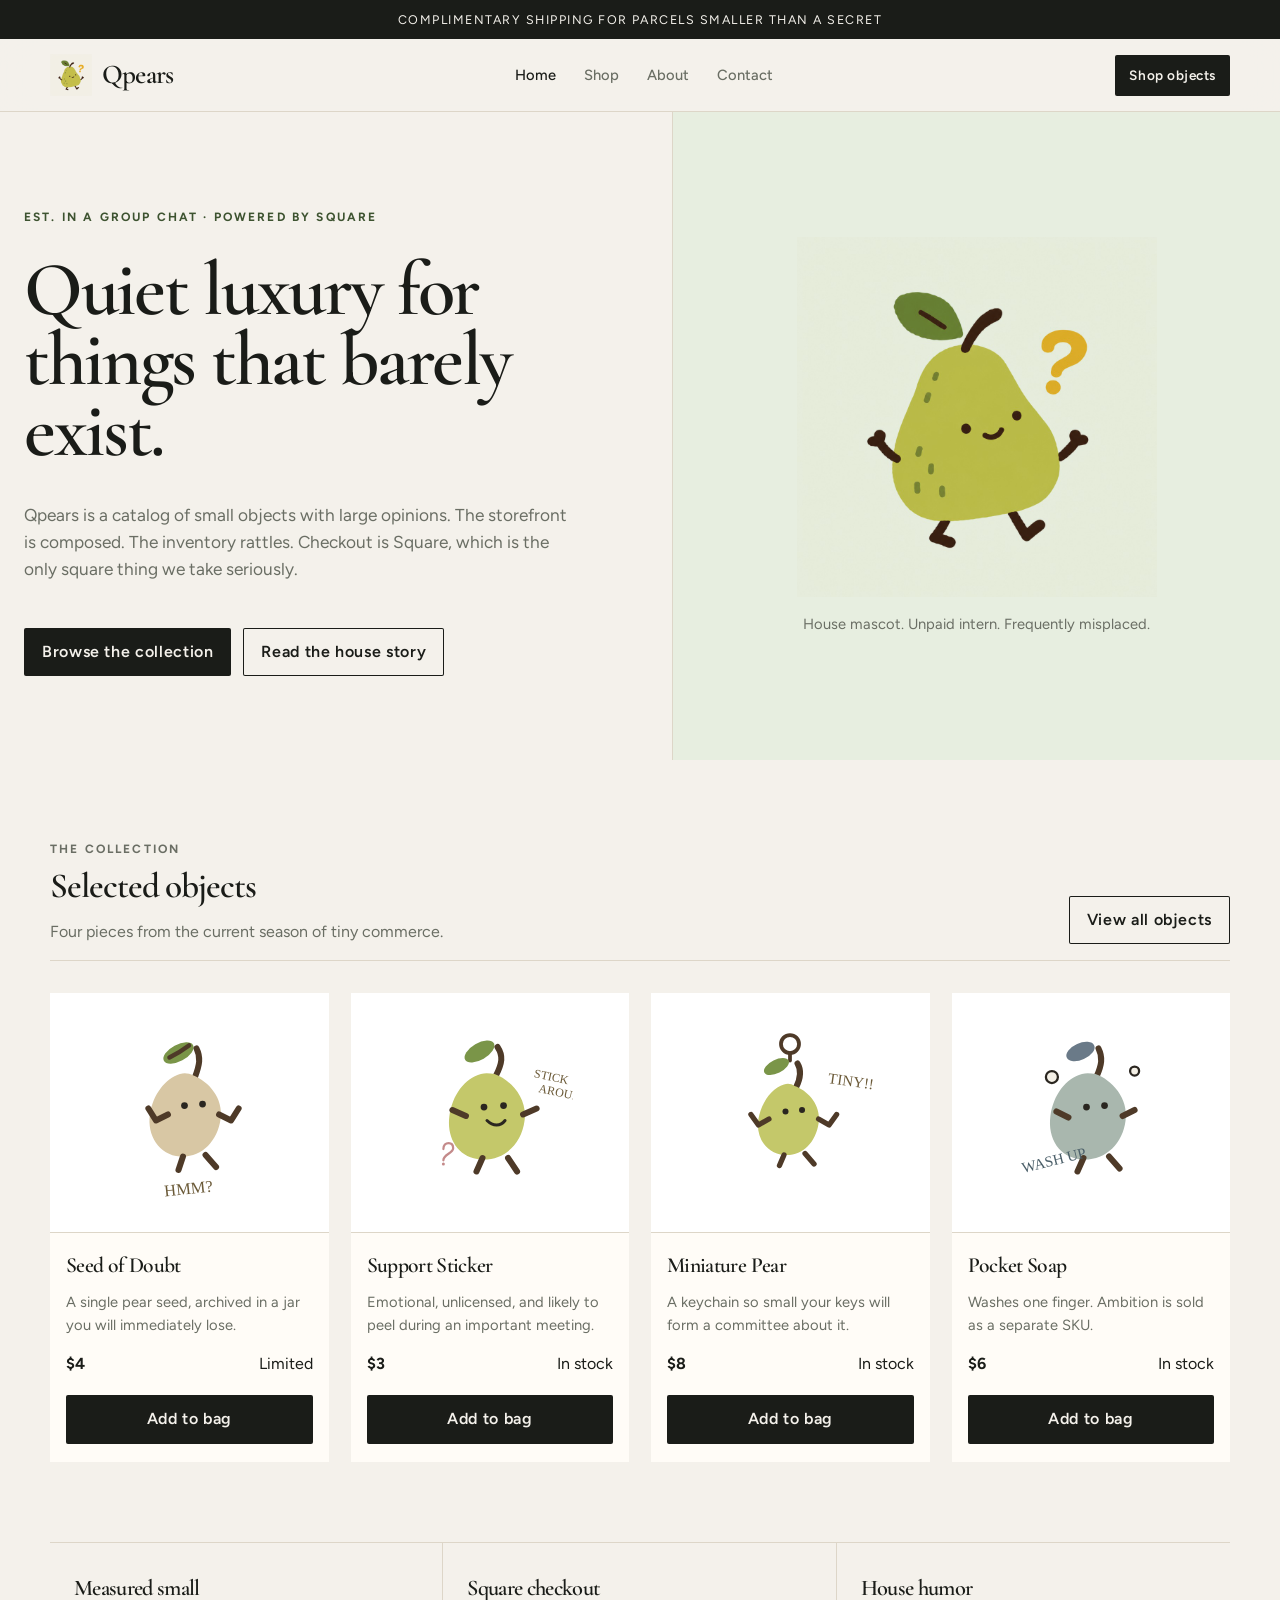
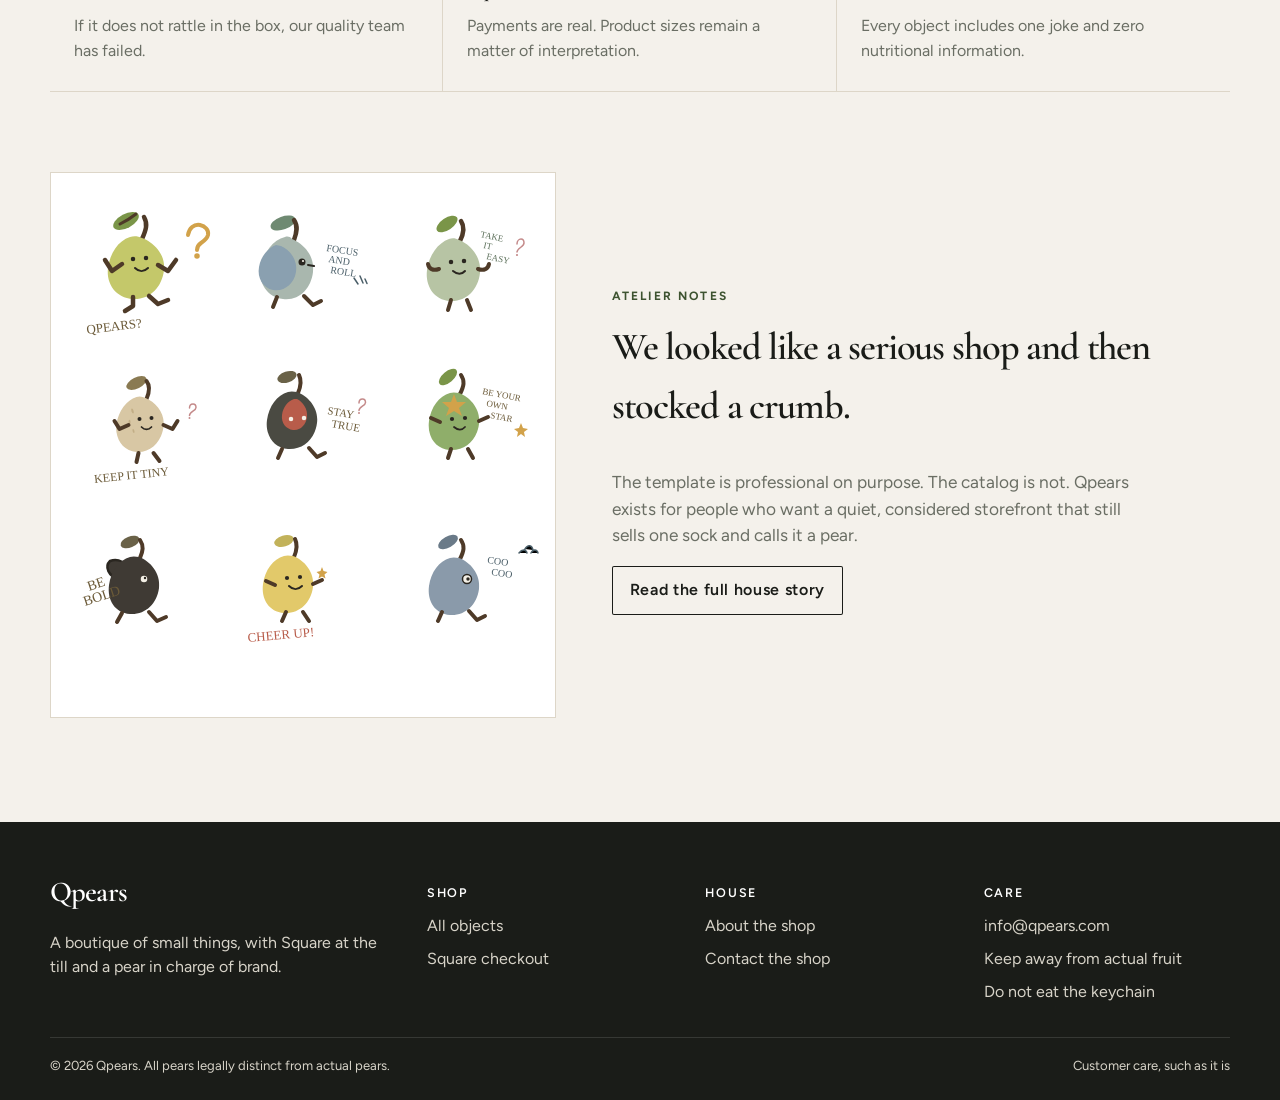
<file: index.html>
<!DOCTYPE html>
<html lang="en">
<head>
  <meta charset="UTF-8">
  <meta name="viewport" content="width=device-width, initial-scale=1">
  <title>Qpears — a professional shop for unserious objects</title>
  <meta name="description" content="A boutique for extremely small goods. Square checkout. Questionable pears.">
  <link rel="canonical" href="https://qpears.com/">
  <link rel="icon" href="assets/favicon.png" type="image/png" sizes="192x192">
  <link rel="preconnect" href="https://fonts.googleapis.com">
  <link rel="preconnect" href="https://fonts.gstatic.com" crossorigin>
  <link href="https://fonts.googleapis.com/css2?family=Cormorant+Garamond:wght@500;600;700&family=Figtree:wght@400;500;600;700&display=swap" rel="stylesheet">
  <link rel="stylesheet" href="styles.css">
</head>
<body data-page="home" data-announce="Complimentary shipping for parcels smaller than a secret">
  <div data-layout="header"></div>

  <main>
    <section class="hero">
      <div class="wrap hero-copy">
        <p class="eyebrow">Est. in a group chat · Powered by Square</p>
        <h1>Quiet luxury for things that barely exist.</h1>
        <p class="lede">Qpears is a catalog of small objects with large opinions. The storefront is composed. The inventory rattles. Checkout is Square, which is the only square thing we take seriously.</p>
        <div class="actions">
          <a class="btn btn-primary" href="shop.html">Browse the collection</a>
          <a class="btn btn-ghost" href="about.html">Read the house story</a>
        </div>
      </div>
      <aside class="hero-panel">
        <figure>
          <img src="assets/logo.jpg" alt="The Qpears pear, professionally employed">
          <figcaption>House mascot. Unpaid intern. Frequently misplaced.</figcaption>
        </figure>
      </aside>
    </section>

    <section class="wrap section">
      <div class="section-head">
        <div>
          <p class="eyebrow">The collection</p>
          <h2>Selected objects</h2>
          <p>Four pieces from the current season of tiny commerce.</p>
        </div>
        <a class="btn btn-ghost" href="shop.html">View all objects</a>
      </div>
      <div class="grid" data-catalog data-featured="true"></div>
    </section>

    <section class="trust wrap">
      <article>
        <h3>Measured small</h3>
        <p>If it does not rattle in the box, our quality team has failed.</p>
      </article>
      <article>
        <h3>Square checkout</h3>
        <p>Payments are real. Product sizes remain a matter of interpretation.</p>
      </article>
      <article>
        <h3>House humor</h3>
        <p>Every object includes one joke and zero nutritional information.</p>
      </article>
    </section>

    <section class="wrap section story">
      <div class="story-panel story-panel-art">
        <img src="assets/pear-stickers.svg" alt="A grid of silly pear mascots">
      </div>
      <div class="story-copy">
        <p class="eyebrow">Atelier notes</p>
        <h2>We looked like a serious shop and then stocked a crumb.</h2>
        <p class="lede">The template is professional on purpose. The catalog is not. Qpears exists for people who want a quiet, considered storefront that still sells one sock and calls it a pear.</p>
        <a class="btn btn-ghost" href="about.html">Read the full house story</a>
      </div>
    </section>
  </main>

  <div data-layout="footer"></div>
  <script src="js/config.js"></script>
  <script src="js/layout.js"></script>
  <script src="js/catalog.js"></script>
  <script src="js/shop.js"></script>
</body>
</html>
</file>
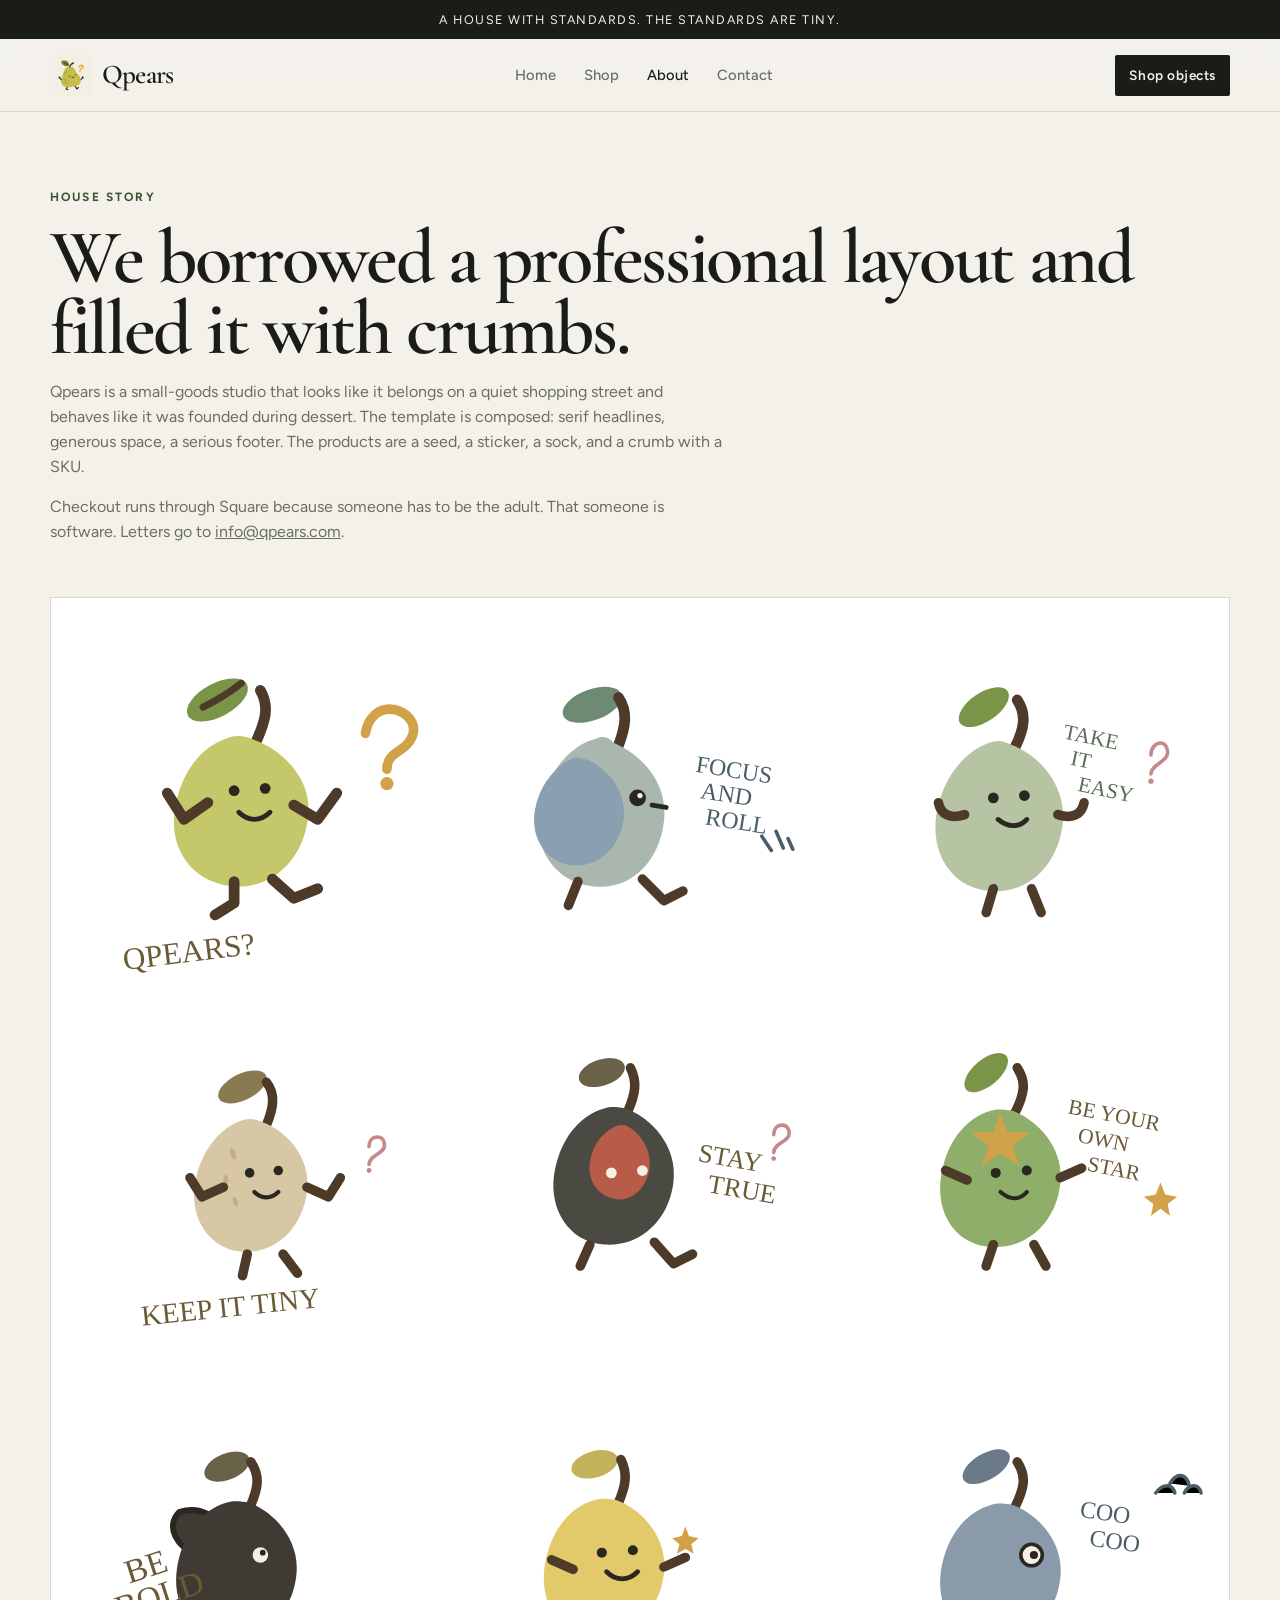
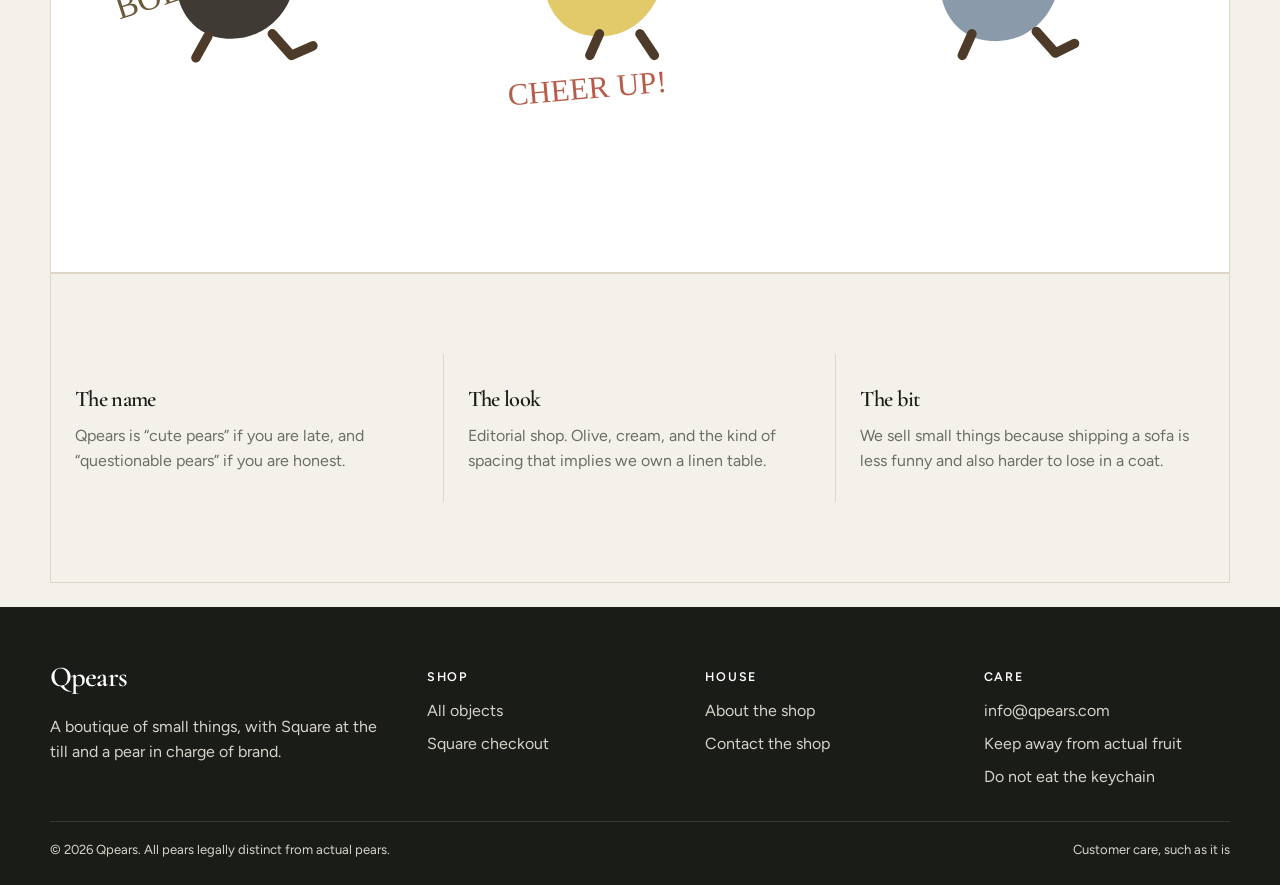
<file: about.html>
<!DOCTYPE html>
<html lang="en">
<head>
  <meta charset="UTF-8">
  <meta name="viewport" content="width=device-width, initial-scale=1">
  <title>About the house — Qpears</title>
  <meta name="description" content="Qpears is a small-goods shop with a quiet layout and unserious inventory. How the name, the look, and Square checkout came to be.">
  <link rel="canonical" href="https://qpears.com/about.html">
  <link rel="icon" href="assets/favicon.png" type="image/png" sizes="192x192">
  <link rel="preconnect" href="https://fonts.googleapis.com">
  <link rel="preconnect" href="https://fonts.gstatic.com" crossorigin>
  <link href="https://fonts.googleapis.com/css2?family=Cormorant+Garamond:wght@500;600;700&family=Figtree:wght@400;500;600;700&display=swap" rel="stylesheet">
  <link rel="stylesheet" href="styles.css">
</head>
<body data-page="about" data-announce="A house with standards. The standards are tiny.">
  <div data-layout="header"></div>

  <main class="wrap">
    <section class="page-hero">
      <p class="eyebrow">House story</p>
      <h1>We borrowed a professional layout and filled it with crumbs.</h1>
      <div class="prose">
        <p>Qpears is a small-goods studio that looks like it belongs on a quiet shopping street and behaves like it was founded during dessert. The template is composed: serif headlines, generous space, a serious footer. The products are a seed, a sticker, a sock, and a crumb with a SKU.</p>
        <p>Checkout runs through Square because someone has to be the adult. That someone is software. Letters go to <a data-email href="mailto:info@qpears.com">info@qpears.com</a>.</p>
      </div>
    </section>

    <figure class="sticker-sheet">
      <img src="assets/pear-stickers.svg" alt="Nine silly pear mascots in a sticker grid with handwritten captions">
    </figure>

    <section class="section trust" style="border:1px solid var(--line)">
      <article>
        <h3>The name</h3>
        <p>Qpears is “cute pears” if you are late, and “questionable pears” if you are honest.</p>
      </article>
      <article>
        <h3>The look</h3>
        <p>Editorial shop. Olive, cream, and the kind of spacing that implies we own a linen table.</p>
      </article>
      <article>
        <h3>The bit</h3>
        <p>We sell small things because shipping a sofa is less funny and also harder to lose in a coat.</p>
      </article>
    </section>
  </main>

  <div data-layout="footer"></div>
  <script src="js/config.js"></script>
  <script src="js/layout.js"></script>
</body>
</html>
</file>
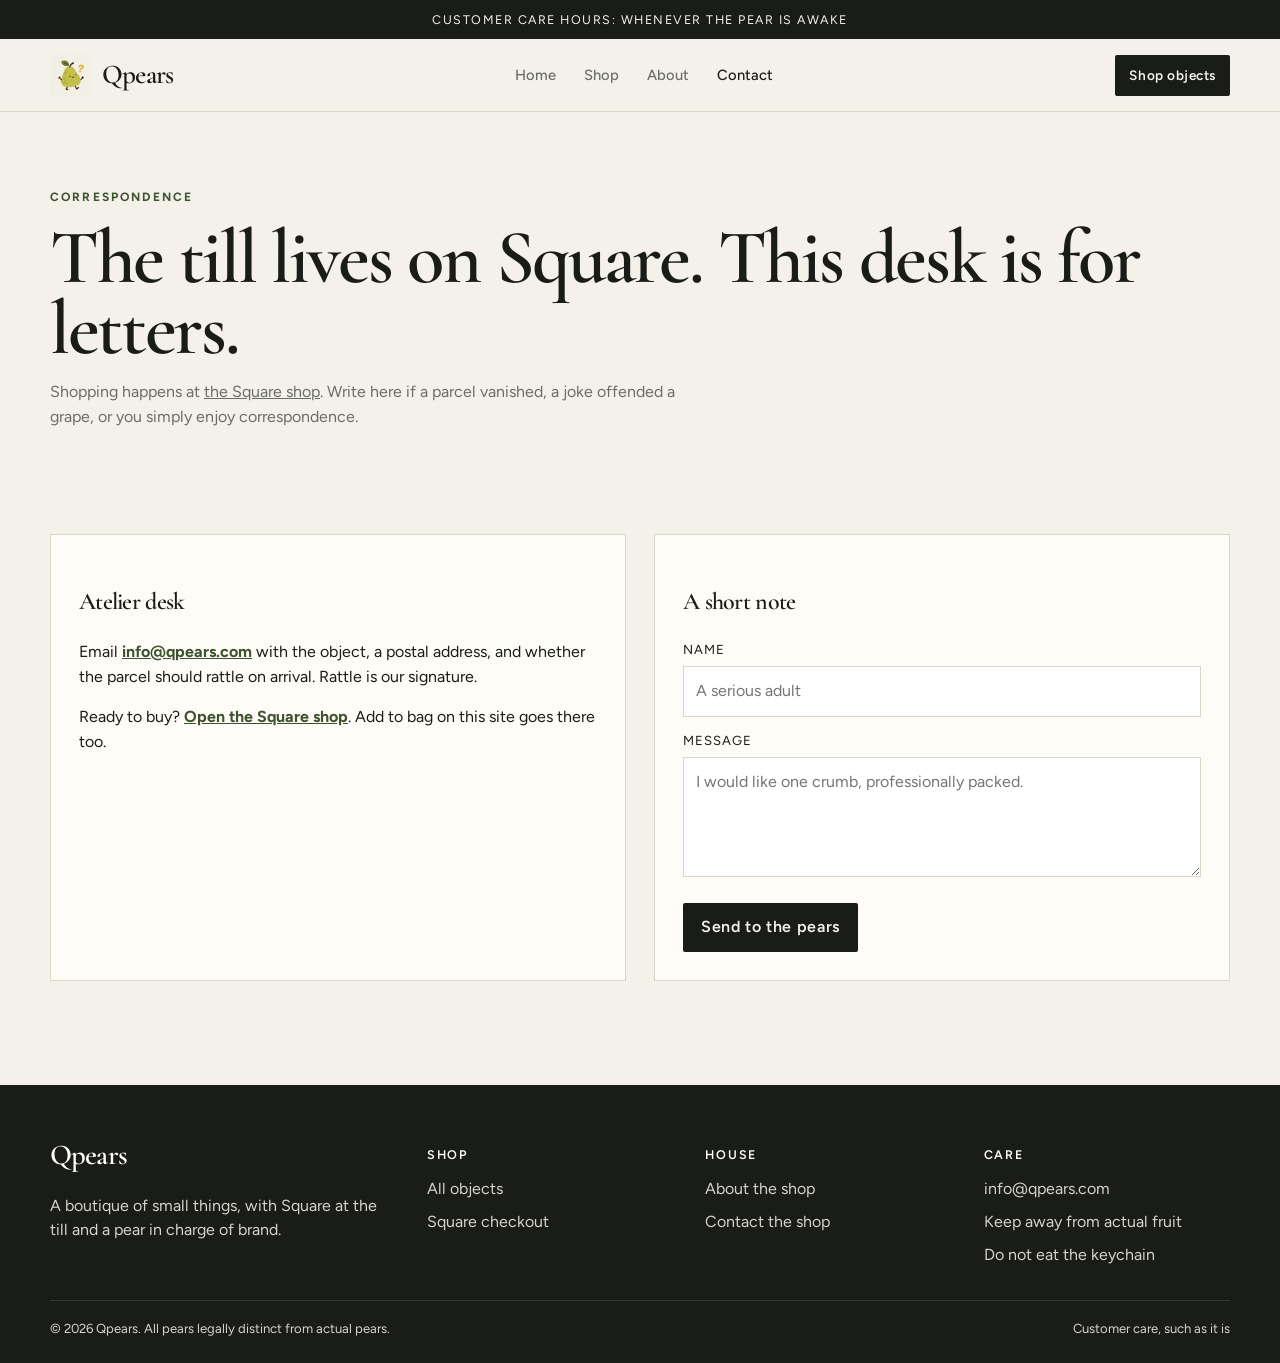
<file: contact.html>
<!DOCTYPE html>
<html lang="en">
<head>
  <meta charset="UTF-8">
  <meta name="viewport" content="width=device-width, initial-scale=1">
  <title>Contact the shop — Qpears</title>
  <meta name="description" content="Email info@qpears.com about an order, or open the Square shop to buy a Qpears object.">
  <link rel="canonical" href="https://qpears.com/contact.html">
  <link rel="icon" href="assets/favicon.png" type="image/png" sizes="192x192">
  <link rel="preconnect" href="https://fonts.googleapis.com">
  <link rel="preconnect" href="https://fonts.gstatic.com" crossorigin>
  <link href="https://fonts.googleapis.com/css2?family=Cormorant+Garamond:wght@500;600;700&family=Figtree:wght@400;500;600;700&display=swap" rel="stylesheet">
  <link rel="stylesheet" href="styles.css">
</head>
<body data-page="contact" data-announce="Customer care hours: whenever the pear is awake">
  <div data-layout="header"></div>

  <main class="wrap">
    <section class="page-hero">
      <p class="eyebrow">Correspondence</p>
      <h1>The till lives on Square. This desk is for letters.</h1>
      <p class="prose">Shopping happens at <a href="https://qpears.square.site">the Square shop</a>. Write here if a parcel vanished, a joke offended a grape, or you simply enjoy correspondence.</p>
    </section>

    <section class="section contact-grid">
      <div class="contact-card">
        <h2>Atelier desk</h2>
        <p>Email <a data-email href="mailto:info@qpears.com">info@qpears.com</a> with the object, a postal address, and whether the parcel should rattle on arrival. Rattle is our signature.</p>
        <p>Ready to buy? <a href="https://qpears.square.site">Open the Square shop</a>. Add to bag on this site goes there too.</p>
      </div>
      <form class="contact-form" data-email-form action="mailto:info@qpears.com" method="get" enctype="text/plain">
        <h2>A short note</h2>
        <label for="name">Name</label>
        <input id="name" name="name" autocomplete="name" placeholder="A serious adult">
        <label for="body">Message</label>
        <textarea id="body" name="body" placeholder="I would like one crumb, professionally packed."></textarea>
        <button class="btn btn-primary" type="submit" style="margin-top:18px">Send to the pears</button>
      </form>
    </section>
  </main>

  <div data-layout="footer"></div>
  <script src="js/config.js"></script>
  <script src="js/layout.js"></script>
</body>
</html>
</file>
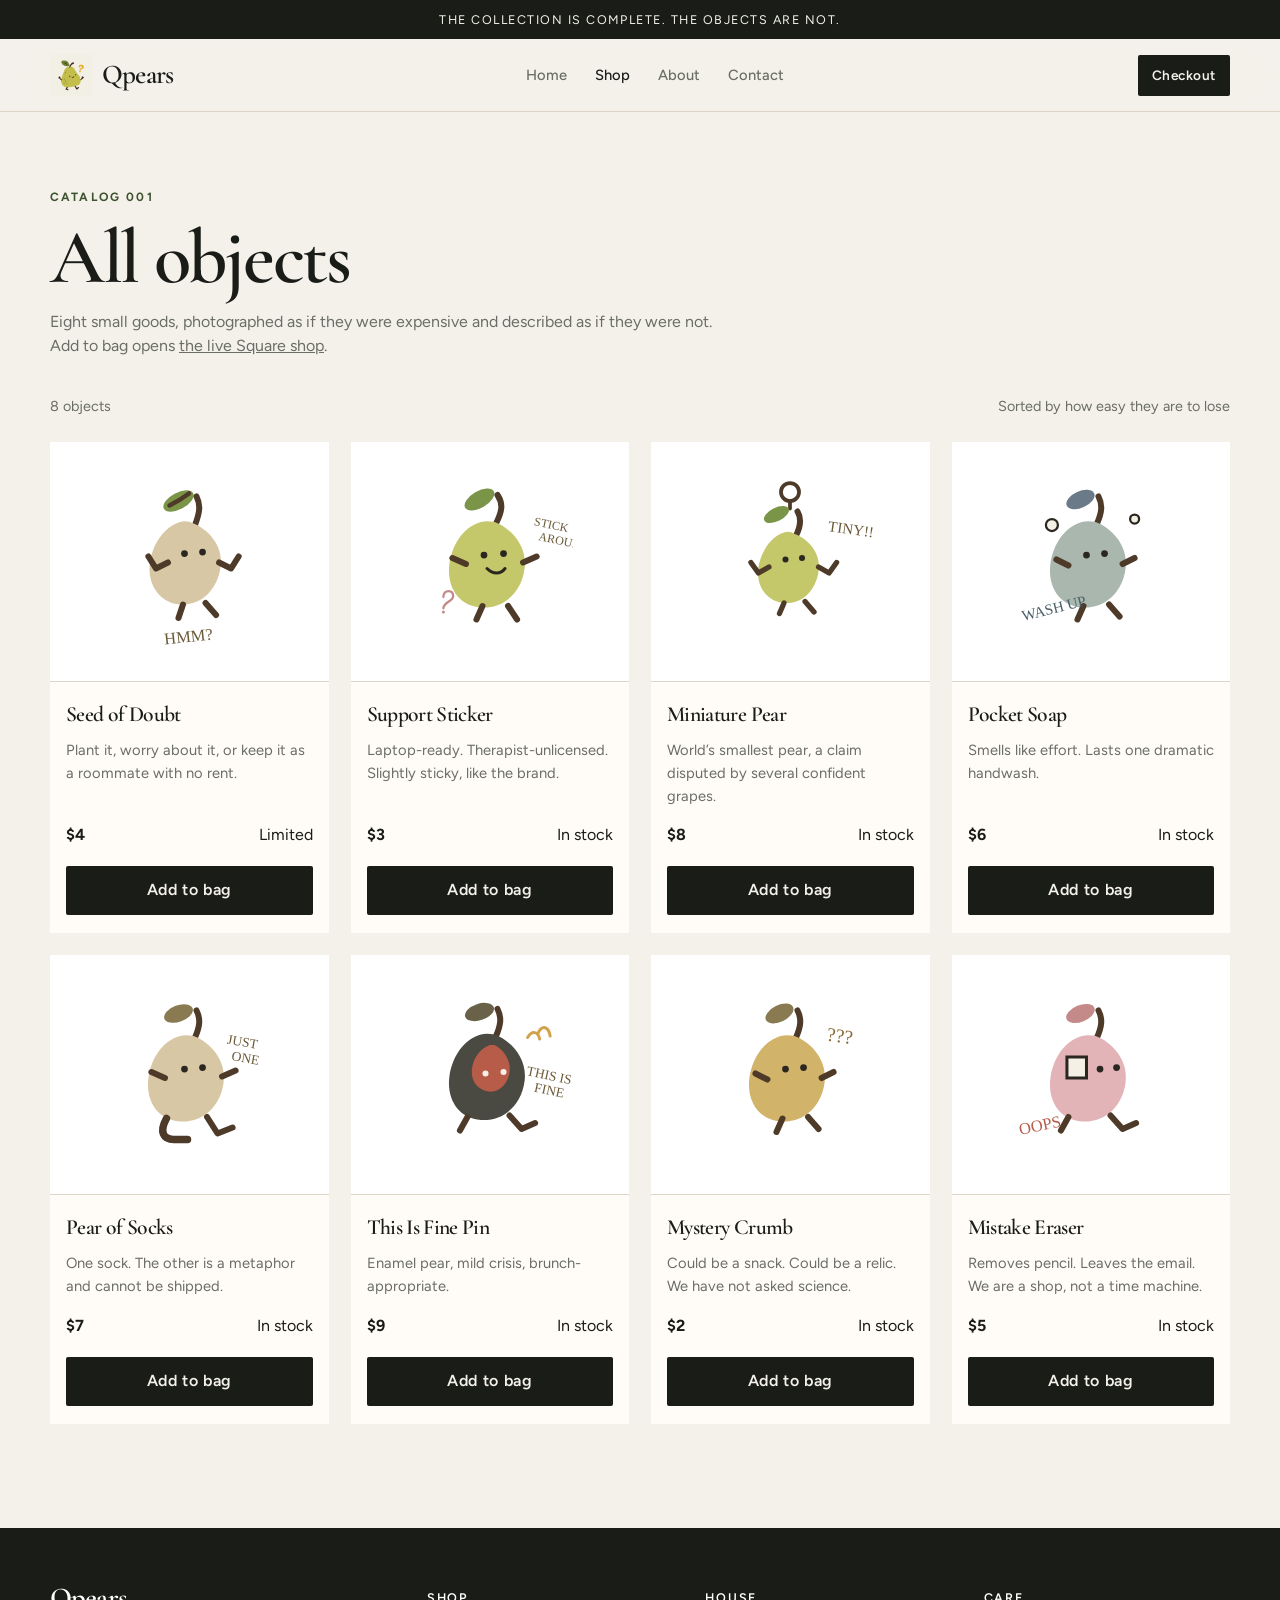
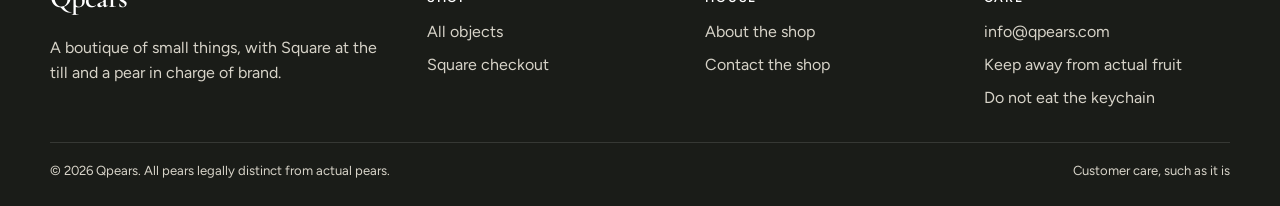
<file: shop.html>
<!DOCTYPE html>
<html lang="en">
<head>
  <meta charset="UTF-8">
  <meta name="viewport" content="width=device-width, initial-scale=1">
  <title>Shop the collection — Qpears</title>
  <meta name="description" content="Eight small Qpears goods, from a seed to a single sock. Add to bag opens checkout on Square.">
  <link rel="canonical" href="https://qpears.com/shop.html">
  <link rel="icon" href="assets/favicon.png" type="image/png" sizes="192x192">
  <link rel="preconnect" href="https://fonts.googleapis.com">
  <link rel="preconnect" href="https://fonts.gstatic.com" crossorigin>
  <link href="https://fonts.googleapis.com/css2?family=Cormorant+Garamond:wght@500;600;700&family=Figtree:wght@400;500;600;700&display=swap" rel="stylesheet">
  <link rel="stylesheet" href="styles.css">
</head>
<body data-page="shop" data-announce="The collection is complete. The objects are not.">
  <div data-layout="header"></div>

  <main class="wrap">
    <section class="page-hero">
      <p class="eyebrow">Catalog 001</p>
      <h1>All objects</h1>
      <p class="prose">Eight small goods, photographed as if they were expensive and described as if they were not. Add to bag opens <a href="https://qpears.square.site">the live Square shop</a>.</p>
    </section>
    <div class="shop-bar">
      <span>8 objects</span>
      <span>Sorted by how easy they are to lose</span>
    </div>
    <section class="section" style="padding-top:0">
      <div class="grid" data-catalog></div>
    </section>
  </main>

  <div data-layout="footer"></div>
  <script src="js/config.js"></script>
  <script src="js/layout.js"></script>
  <script src="js/catalog.js"></script>
  <script src="js/shop.js"></script>
</body>
</html>
</file>
<file: styles.css>
/*
  Qpears storefront skeleton
  --------------------------
  1. Tokens     :root
  2. Reset      body, images, links
  3. Layout     .wrap, header, footer, grids
  4. Components .btn, .product, forms
  5. Pages      hero, shop, contact
  6. Responsive media queries

  Content lives in the HTML pages.
  Shared chrome lives in js/layout.js.
  Products and Square URL live in js/config.js.
*/

:root {
  --bg: #f4f1eb;
  --surface: #fffcf7;
  --ink: #1a1c18;
  --muted: #6a6e64;
  --accent: #3d5330;
  --accent-soft: #e7eee0;
  --line: #ddd6c8;
  --gold: #c4a35a;
  --shadow: 0 20px 40px rgba(26, 28, 24, 0.06);
}

* { box-sizing: border-box; }
html { scroll-behavior: smooth; }
body {
  margin: 0;
  color: var(--ink);
  background: var(--bg);
  font-family: "Figtree", sans-serif;
  line-height: 1.55;
}

img { max-width: 100%; height: auto; display: block; }
a { color: inherit; }
button, input, textarea { font: inherit; }
.wrap {
  width: min(1180px, calc(100% - 48px));
  margin: 0 auto;
}

.announce {
  background: var(--ink);
  color: #f4f1eb;
  font-size: 0.78rem;
  letter-spacing: 0.12em;
  text-transform: uppercase;
  text-align: center;
  padding: 10px 16px;
}

.site-header {
  position: sticky;
  top: 0;
  z-index: 20;
  background: rgba(244, 241, 235, 0.92);
  backdrop-filter: blur(16px);
  border-bottom: 1px solid var(--line);
}
.header-inner {
  display: grid;
  grid-template-columns: minmax(0, auto) minmax(0, 1fr) auto;
  align-items: center;
  gap: 24px;
  min-height: 72px;
  min-width: 0;
}
.brand {
  display: flex;
  align-items: center;
  gap: 10px;
  min-width: 0;
  text-decoration: none;
  font-family: "Cormorant Garamond", serif;
  font-size: 1.7rem;
  font-weight: 600;
  letter-spacing: -0.03em;
}
.brand img {
  width: 42px;
  height: 42px;
  max-width: 42px;
  max-height: 42px;
  flex: 0 0 42px;
  object-fit: contain;
  mix-blend-mode: multiply;
}
nav {
  display: flex;
  justify-content: center;
  gap: 28px;
}
nav a {
  text-decoration: none;
  font-size: 0.92rem;
  font-weight: 500;
  color: var(--muted);
}
nav a:hover,
nav a[aria-current="page"] { color: var(--ink); }
.header-actions {
  display: flex;
  align-items: center;
  gap: 12px;
}
.nav-toggle {
  display: none;
  border: 1px solid var(--line);
  background: var(--surface);
  padding: 8px 10px;
  cursor: pointer;
}
.nav-toggle span {
  display: block;
  width: 16px;
  height: 1.5px;
  background: var(--ink);
  margin: 3px 0;
}

.btn {
  display: inline-flex;
  align-items: center;
  justify-content: center;
  gap: 8px;
  text-decoration: none;
  border: 0;
  cursor: pointer;
  border-radius: 2px;
  padding: 12px 18px;
  font-weight: 600;
  letter-spacing: 0.04em;
}
.btn-primary { background: var(--ink); color: var(--bg); }
.btn-primary:hover { background: var(--accent); }
.btn-ghost {
  background: transparent;
  box-shadow: inset 0 0 0 1px var(--ink);
}
.btn-ghost:hover { background: var(--accent-soft); }
.btn-small { padding: 10px 14px; font-size: 0.85rem; }

.hero {
  display: grid;
  grid-template-columns: minmax(0, 1.05fr) minmax(0, 0.95fr);
  min-height: 72vh;
  overflow: hidden;
}
.hero-copy {
  display: flex;
  flex-direction: column;
  justify-content: center;
  padding: 72px 0;
  padding-right: 48px;
}
.eyebrow {
  font-size: 0.75rem;
  letter-spacing: 0.18em;
  text-transform: uppercase;
  color: var(--accent);
  font-weight: 700;
}
h1, h2, h3 { font-family: "Cormorant Garamond", serif; letter-spacing: -0.03em; font-weight: 600; }
h1 {
  font-size: clamp(2.8rem, 6vw, 5rem);
  line-height: 0.92;
  margin: 16px 0 18px;
}
.lede {
  font-size: 1.08rem;
  color: var(--muted);
  max-width: 34rem;
}
.actions { display: flex; gap: 12px; flex-wrap: wrap; margin-top: 28px; }
.hero-panel {
  background: var(--accent-soft);
  display: grid;
  place-items: center;
  padding: 48px;
  border-left: 1px solid var(--line);
  min-width: 0;
  min-height: 0;
  overflow: hidden;
}
.hero-panel figure {
  margin: 0;
  width: 100%;
  max-width: 360px;
  text-align: center;
  overflow: hidden;
}
.hero-panel img {
  display: block;
  width: 100%;
  height: auto;
  max-width: 100%;
  max-height: min(360px, 50vh);
  margin: 0 auto 16px;
  object-fit: contain;
  mix-blend-mode: multiply;
}
.hero-panel figcaption { color: var(--muted); font-size: 0.92rem; }

.section { padding: 80px 0; }
.section-head {
  display: flex;
  justify-content: space-between;
  align-items: end;
  gap: 16px;
  margin-bottom: 32px;
  padding-bottom: 16px;
  border-bottom: 1px solid var(--line);
}
.section-head p { margin: 0; color: var(--muted); max-width: 28rem; }
.section-head h2 { margin: 0 0 6px; font-size: 2.2rem; }

.grid {
  display: grid;
  grid-template-columns: repeat(4, 1fr);
  gap: 22px;
}
.product {
  background: var(--surface);
  display: flex;
  flex-direction: column;
  min-height: 100%;
}
.product-art {
  height: 240px;
  display: grid;
  place-items: center;
  overflow: hidden;
  border-bottom: 1px solid var(--line);
  background: #fff;
}
.product-art img { width: 180px; height: 180px; object-fit: contain; }
.art-gold,
.art-leaf,
.art-cream,
.art-coral { background: #fff; }
.product-body { padding: 16px 16px 18px; display: flex; flex-direction: column; gap: 8px; flex: 1; }
.product h3 { margin: 0; font-size: 1.35rem; }
.product p { margin: 0; color: var(--muted); font-size: 0.92rem; flex: 1; }
.product-meta {
  display: flex;
  justify-content: space-between;
  align-items: center;
  margin-top: 8px;
}
.price { font-weight: 700; }
.product .btn { width: 100%; margin-top: 10px; }

.trust {
  display: grid;
  grid-template-columns: repeat(3, 1fr);
  border-top: 1px solid var(--line);
  border-bottom: 1px solid var(--line);
}
.trust article {
  padding: 28px 24px;
  border-right: 1px solid var(--line);
}
.trust article:last-child { border-right: 0; }
.trust h3 { margin: 0 0 8px; font-size: 1.4rem; }
.trust p { margin: 0; color: var(--muted); }

.story {
  display: grid;
  grid-template-columns: 0.9fr 1.1fr;
  gap: 56px;
  align-items: center;
}
.story-panel {
  background: var(--ink);
  color: var(--bg);
  min-height: 320px;
  display: grid;
  place-items: center;
  text-align: center;
  padding: 40px;
}
.story-panel-art {
  background: #fff;
  padding: 12px;
  border: 1px solid var(--line);
}
.story-panel-art img { width: 100%; height: auto; }
.sticker-sheet {
  margin: 28px 0 0;
  background: #fff;
  border: 1px solid var(--line);
  padding: 16px;
}
.sticker-sheet img { width: 100%; height: auto; display: block; }
.story-panel strong {
  display: block;
  font-family: "Cormorant Garamond", serif;
  font-size: 3rem;
  font-weight: 600;
}
.story-copy h2 { font-size: 2.4rem; margin-top: 0; }

.page-hero { padding: 64px 0 8px; }
.page-hero h1 { margin-bottom: 12px; }
.prose { max-width: 42rem; color: var(--muted); }
.prose code, .contact-card code {
  background: var(--accent-soft);
  padding: 1px 6px;
  font-size: 0.9em;
}

.shop-bar {
  display: flex;
  justify-content: space-between;
  color: var(--muted);
  font-size: 0.9rem;
  margin: 12px 0 24px;
}

.contact-grid {
  display: grid;
  grid-template-columns: 1fr 1fr;
  gap: 28px;
}
.contact-card, .contact-form {
  background: var(--surface);
  border: 1px solid var(--line);
  padding: 28px;
}
.contact-card a { color: var(--accent); font-weight: 700; }
.contact-form label {
  display: block;
  font-size: 0.82rem;
  letter-spacing: 0.08em;
  text-transform: uppercase;
  margin: 14px 0 6px;
}
.contact-form input, .contact-form textarea {
  width: 100%;
  border: 1px solid var(--line);
  background: #fff;
  padding: 12px;
}
.contact-form textarea { min-height: 120px; resize: vertical; }

.site-footer {
  background: var(--ink);
  color: #d7d3c8;
  padding: 48px 0 24px;
  margin-top: 24px;
}
.footer-grid {
  display: grid;
  grid-template-columns: 1.4fr 1fr 1fr 1fr;
  gap: 32px;
  padding-bottom: 32px;
  border-bottom: 1px solid rgba(255,255,255,0.12);
}
.site-footer h2 {
  color: #fff;
  margin: 0 0 8px;
  font-size: 1.8rem;
}
.site-footer h3 {
  color: #fff;
  font-family: "Figtree", sans-serif;
  font-size: 0.78rem;
  letter-spacing: 0.14em;
  text-transform: uppercase;
}
.site-footer a { text-decoration: none; }
.site-footer a:hover { color: #fff; }
.site-footer ul { list-style: none; padding: 0; margin: 0; display: grid; gap: 8px; }
.legal {
  display: flex;
  justify-content: space-between;
  gap: 16px;
  padding-top: 18px;
  font-size: 0.82rem;
}

@media (max-width: 960px) {
  .hero, .story, .contact-grid, .trust, .footer-grid { grid-template-columns: 1fr; }
  .hero-copy { padding: 48px 0; padding-right: 0; }
  .hero-panel { border-left: 0; border-top: 1px solid var(--line); }
  .grid { grid-template-columns: 1fr 1fr; }
  .trust article { border-right: 0; border-bottom: 1px solid var(--line); }
}
@media (max-width: 760px) {
  .nav-toggle { display: block; }
  nav {
    display: none;
    position: absolute;
    left: 0;
    right: 0;
    top: 100%;
    background: var(--bg);
    border-bottom: 1px solid var(--line);
    flex-direction: column;
    padding: 16px 24px 20px;
    gap: 12px;
  }
  body.nav-open nav { display: flex; }
  .header-inner { grid-template-columns: 1fr auto auto; position: relative; }
}
@media (max-width: 560px) {
  .wrap { width: min(1180px, calc(100% - 32px)); }
  .grid { grid-template-columns: 1fr; }
  .legal { flex-direction: column; }
}
</file>
